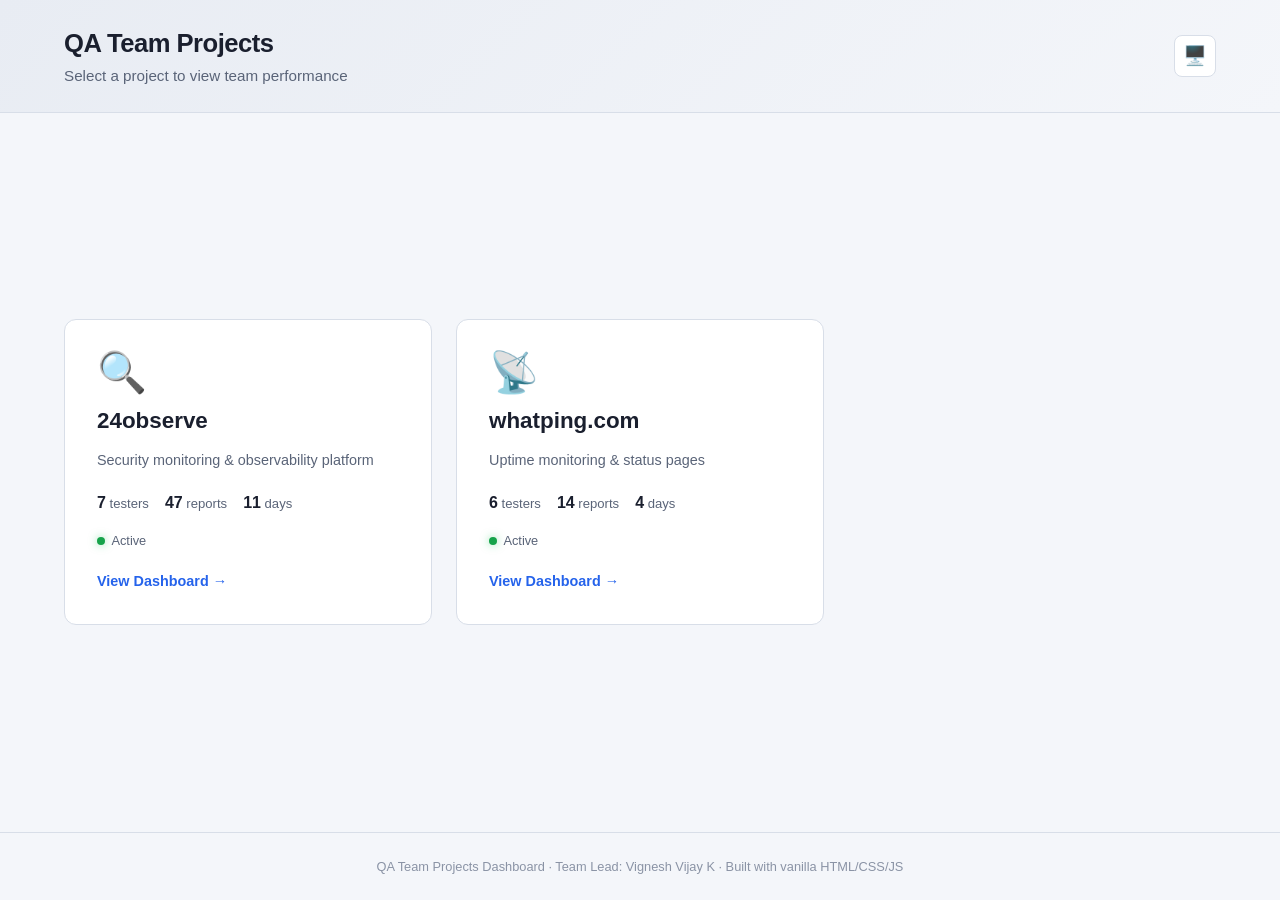
<file: index.html>
<!DOCTYPE html>
<html lang="en" data-theme="dark">
<head>
  <meta charset="UTF-8" />
  <meta name="viewport" content="width=device-width, initial-scale=1.0" />
  <title>QA Team — Projects Dashboard</title>
  <meta name="description" content="Select a project to view its QA team performance dashboard." />
  <link rel="stylesheet" href="style.css" />
  <script>
    (function() {
      try {
        var t = localStorage.getItem('qa-dashboard-theme');
        if (t !== 'light' && t !== 'dark') t = 'auto';
        var resolved = (t === 'auto' || !t)
          ? (window.matchMedia('(prefers-color-scheme: light)').matches ? 'light' : 'dark')
          : t;
        document.documentElement.setAttribute('data-theme', resolved);
        document.documentElement.setAttribute('data-theme-pref', t);
      } catch(e) {}
    })();
  </script>
</head>
<body class="projects-page">
  <header class="site-header">
    <div class="header-inner">
      <div class="header-titles">
        <h1>QA Team Projects</h1>
        <p class="subtitle">Select a project to view team performance</p>
      </div>
      <div class="header-meta">
        <button id="themeToggle" class="theme-toggle" type="button" aria-label="Cycle theme" title="Cycle: Auto → Dark → Light">
          <span class="theme-icon theme-icon-auto">🖥️</span>
          <span class="theme-icon theme-icon-dark">🌙</span>
          <span class="theme-icon theme-icon-light">☀️</span>
        </button>
      </div>
    </div>
  </header>

  <main class="projects-main">
    <div class="projects-grid">

      <!-- 24observe -->
      <a href="24observe.html" class="project-card project-card--active" id="card-24observe">
        <div class="project-icon">🔍</div>
        <h2 class="project-name">24observe</h2>
        <p class="project-desc">Security monitoring & observability platform</p>
        <div class="project-stats">
          <span class="project-stat"><strong id="stat-24observe-testers">—</strong> testers</span>
          <span class="project-stat"><strong id="stat-24observe-reports">—</strong> reports</span>
          <span class="project-stat"><strong id="stat-24observe-days">—</strong> days</span>
        </div>
        <div class="project-status">
          <span class="status-dot status-active"></span> Active
        </div>
        <div class="project-cta">View Dashboard →</div>
      </a>

      <!-- whatping.com -->
      <a href="whatping.html" class="project-card" id="card-whatping">
        <div class="project-icon">📡</div>
        <h2 class="project-name">whatping.com</h2>
        <p class="project-desc">Uptime monitoring & status pages</p>
        <div class="project-stats">
          <span class="project-stat"><strong id="stat-whatping-testers">—</strong> testers</span>
          <span class="project-stat"><strong id="stat-whatping-reports">—</strong> reports</span>
          <span class="project-stat"><strong id="stat-whatping-days">—</strong> days</span>
        </div>
        <div class="project-status" id="whatping-status">
          <span class="status-dot status-soon"></span> Coming Soon
        </div>
        <div class="project-cta" id="whatping-cta">Coming Soon</div>
      </a>

    </div>
  </main>

  <footer class="site-footer">
    <p>QA Team Projects Dashboard · Team Lead: Vignesh Vijay K · Built with vanilla HTML/CSS/JS</p>
  </footer>

  <script>
    // Theme toggle (same logic as dashboard)
    (function() {
      var btn = document.getElementById('themeToggle');
      if (!btn) return;
      btn.addEventListener('click', function() {
        var pref = document.documentElement.getAttribute('data-theme-pref') || 'auto';
        var next = pref === 'auto' ? 'dark' : pref === 'dark' ? 'light' : 'auto';
        var resolved = next === 'auto'
          ? (window.matchMedia('(prefers-color-scheme: light)').matches ? 'light' : 'dark')
          : next;
        document.documentElement.setAttribute('data-theme', resolved);
        document.documentElement.setAttribute('data-theme-pref', next);
        try { localStorage.setItem('qa-dashboard-theme', next); } catch(e) {}
      });
    })();

    // Fetch live stats for each project
    (function() {
      async function loadStats(dataUrl, prefix) {
        try {
          const res = await fetch(dataUrl, { cache: 'no-store' });
          if (!res.ok) return;
          const data = await res.json();
          const testers = (data.members || []).length;
          const reports = (data.reports || []).length;
          const days = (data.dateRange || []).length;
          document.getElementById('stat-' + prefix + '-testers').textContent = testers;
          document.getElementById('stat-' + prefix + '-reports').textContent = reports;
          document.getElementById('stat-' + prefix + '-days').textContent = days;
          // If whatping has data, upgrade it from "Coming Soon" to "Active"
          if (prefix === 'whatping' && testers > 0) {
            document.getElementById('card-whatping').classList.remove('project-card--coming-soon');
            document.getElementById('card-whatping').classList.add('project-card--active');
            document.getElementById('whatping-status').innerHTML =
              '<span class="status-dot status-active"></span> Active';
            document.getElementById('whatping-cta').textContent = 'View Dashboard →';
          }
        } catch (e) { /* stats will show — */ }
      }
      loadStats('data.json', '24observe');
      loadStats('whatping-data.json', 'whatping');
    })();
  </script>
</body>
</html>
</file>
<file: style.css>
/* ──────────────────────────────────────────────────────────────────────
   QA Team — Projects Dashboard
   Vanilla CSS, no frameworks. Dark + light theme, responsive.
   ────────────────────────────────────────────────────────────────────── */

/* ─── Projects landing page ──────────────────────────────────────────── */

.projects-page {
  display: flex;
  flex-direction: column;
  min-height: 100vh;
}

.projects-main {
  flex: 1;
  max-width: 1200px;
  margin: 0 auto;
  padding: 3rem 1.5rem;
  width: 100%;
  display: flex;
  align-items: center;
  justify-content: center;
}

.projects-grid {
  display: grid;
  grid-template-columns: repeat(auto-fill, minmax(340px, 1fr));
  gap: 1.5rem;
  width: 100%;
}

.project-card {
  background: var(--bg-card);
  border: 1px solid var(--border);
  border-radius: var(--radius);
  padding: 2rem;
  text-decoration: none;
  color: var(--text);
  display: flex;
  flex-direction: column;
  gap: 0.75rem;
  position: relative;
  overflow: hidden;
  transition: all 0.25s cubic-bezier(0.34, 1.56, 0.64, 1);
  animation: fadeInUp 0.6s ease-out both;
}

.project-card:nth-child(2) { animation-delay: 0.15s; }

.project-card:hover {
  transform: translateY(-6px) scale(1.02);
  border-color: var(--accent);
  box-shadow: 0 16px 48px rgba(0, 0, 0, 0.4), 0 0 24px rgba(79, 140, 255, 0.12);
}

.project-card--active:hover {
  border-color: var(--accent);
}

.project-card--coming-soon {
  opacity: 0.7;
  cursor: default;
}

.project-card--coming-soon:hover {
  transform: translateY(-3px);
  border-color: var(--border-strong);
  box-shadow: 0 8px 24px rgba(0, 0, 0, 0.2);
}

.project-icon {
  font-size: 2.5rem;
  line-height: 1;
}

.project-name {
  font-size: 1.4rem;
  font-weight: 700;
  margin: 0;
}

.project-desc {
  color: var(--text-muted);
  font-size: 0.9rem;
  margin: 0;
}

.project-stats {
  display: flex;
  gap: 1rem;
  flex-wrap: wrap;
  margin-top: 0.5rem;
}

.project-stat {
  font-size: 0.82rem;
  color: var(--text-muted);
}

.project-stat strong {
  color: var(--text);
  font-size: 1rem;
}

.project-status {
  display: flex;
  align-items: center;
  gap: 0.4rem;
  font-size: 0.8rem;
  color: var(--text-muted);
  margin-top: 0.25rem;
}

.status-dot {
  width: 8px;
  height: 8px;
  border-radius: 50%;
  display: inline-block;
}

.status-active {
  background: var(--present);
  box-shadow: 0 0 8px rgba(34, 197, 94, 0.5);
  animation: pulseGlow 2s ease-in-out infinite;
}

.status-soon {
  background: var(--text-dim);
}

.project-cta {
  margin-top: 0.5rem;
  font-size: 0.9rem;
  font-weight: 600;
  color: var(--accent);
  transition: transform 0.2s ease;
}

.project-card:hover .project-cta {
  transform: translateX(4px);
}

.project-card--coming-soon .project-cta {
  color: var(--text-dim);
}

/* Shine sweep on active project card */
.project-card--active::before {
  content: '';
  position: absolute;
  top: 0;
  left: -100%;
  width: 60%;
  height: 100%;
  background: linear-gradient(90deg, transparent 0%, rgba(255,255,255,0.06) 50%, transparent 100%);
  transition: left 0.6s ease;
  pointer-events: none;
}

.project-card--active:hover::before {
  left: 150%;
}

/* ─── Back to projects button ────────────────────────────────────────── */

.back-to-projects {
  display: inline-flex;
  align-items: center;
  gap: 0.3rem;
  font-size: 0.85rem;
  font-weight: 600;
  color: var(--accent);
  text-decoration: none;
  padding: 0.4rem 0.8rem;
  border-radius: var(--radius-sm);
  background: var(--accent-soft);
  border: 1px solid rgba(79, 140, 255, 0.2);
  transition: all 0.2s ease;
  white-space: nowrap;
  animation: fadeInLeft 0.5s ease-out 0.2s both;
}

.back-to-projects:hover {
  background: rgba(79, 140, 255, 0.25);
  border-color: var(--accent);
  transform: translateX(-3px);
}

/* ─── Coming soon box ────────────────────────────────────────────────── */

.coming-soon-box {
  text-align: center;
  max-width: 480px;
  padding: 3rem 2rem;
  background: var(--bg-card);
  border: 1px solid var(--border);
  border-radius: var(--radius);
  box-shadow: var(--shadow);
  animation: scaleIn 0.6s ease-out both;
}

.coming-soon-icon {
  font-size: 3rem;
  margin-bottom: 1rem;
}

.coming-soon-box h2 {
  font-size: 1.5rem;
  font-weight: 700;
  margin-bottom: 0.5rem;
}

.coming-soon-box p {
  color: var(--text-muted);
  font-size: 0.9rem;
  margin-bottom: 0.5rem;
}

.coming-soon-hint {
  font-size: 0.82rem !important;
  color: var(--text-dim) !important;
}

/* ─── Projects page responsive ───────────────────────────────────────── */

@media (max-width: 768px) {
  .projects-grid { grid-template-columns: 1fr; }
  .projects-main { padding: 2rem 1rem; }
}

@media (max-width: 480px) {
  .projects-main { padding: 1.5rem 0.75rem; }
  .project-card { padding: 1.5rem; }
  .project-icon { font-size: 2rem; }
  .project-name { font-size: 1.2rem; }
  .coming-soon-box { padding: 2rem 1.5rem; }
  .coming-soon-icon { font-size: 2.5rem; }
  .coming-soon-box h2 { font-size: 1.2rem; }
}

/* ── Dark theme (default) ─────────────────────────────────────────────── */
:root,
[data-theme="dark"] {
  --bg: #0f1117;
  --bg-card: #181b24;
  --bg-card-hover: #1f2330;
  --bg-elev: #20242f;
  --border: #2a2f3d;
  --border-strong: #3a4150;
  --text: #e6e9ef;
  --text-muted: #9aa3b2;
  --text-dim: #6b7280;
  --accent: #4f8cff;
  --accent-soft: rgba(79, 140, 255, 0.15);
  --gold: #ffd54a;
  --silver: #c0c8d4;
  --bronze: #e0935a;

  --sev-critical: #ff5c5c;
  --sev-high: #ff9f43;
  --sev-medium: #ffd54a;
  --sev-lowmedium: #a3e635;
  --sev-low: #4ade80;

  --present: #22c55e;
  --absent: #2a2f3d;

  --radius: 12px;
  --radius-sm: 8px;
  --shadow: 0 4px 20px rgba(0, 0, 0, 0.3);
  --shadow-lg: 0 12px 40px rgba(0, 0, 0, 0.5);
  --font: -apple-system, BlinkMacSystemFont, "Segoe UI", Roboto, Helvetica, Arial, sans-serif;
  --mono: "SF Mono", "Fira Code", "Consolas", monospace;

  --header-bg: linear-gradient(135deg, #1a1f2e 0%, #0f1117 100%);
  --scrollbar-track: #0f1117;
  --scrollbar-thumb: #3a4150;
}

/* ── Light theme ──────────────────────────────────────────────────────── */
[data-theme="light"] {
  --bg: #f4f6fa;
  --bg-card: #ffffff;
  --bg-card-hover: #f0f3f8;
  --bg-elev: #eef1f6;
  --border: #d8dee8;
  --border-strong: #c0c8d4;
  --text: #1a1f2e;
  --text-muted: #5a6478;
  --text-dim: #8a93a5;
  --accent: #2563eb;
  --accent-soft: rgba(37, 99, 235, 0.12);
  --gold: #d4a017;
  --silver: #8a93a5;
  --bronze: #c47a3a;

  --sev-critical: #dc2626;
  --sev-high: #ea580c;
  --sev-medium: #ca8a04;
  --sev-lowmedium: #65a30d;
  --sev-low: #16a34a;

  --present: #16a34a;
  --absent: #e2e6ee;

  --shadow: 0 4px 20px rgba(0, 0, 0, 0.08);
  --shadow-lg: 0 12px 40px rgba(0, 0, 0, 0.12);

  --header-bg: linear-gradient(135deg, #e8ecf3 0%, #f4f6fa 100%);
  --scrollbar-track: #f4f6fa;
  --scrollbar-thumb: #c0c8d4;
}

/* Smooth color transitions on theme switch */
body,
.site-header,
.toolbar,
.card,
.rank-card,
.chart-box,
.modal-content,
.admin-badge,
.updated-badge,
.filter-select,
.filter-input,
.attendance-table th,
.reports-table th,
.report-viewer-wrap,
.btn,
.tag {
  transition: background-color 0.3s ease, color 0.3s ease, border-color 0.3s ease, box-shadow 0.3s ease;
}

* { box-sizing: border-box; margin: 0; padding: 0; }

html { scroll-behavior: smooth; }

body {
  font-family: var(--font);
  background: var(--bg);
  color: var(--text);
  line-height: 1.5;
  min-height: 100vh;
}

/* ─── Header ─────────────────────────────────────────────────────────── */

.site-header {
  background: var(--header-bg);
  border-bottom: 1px solid var(--border);
  padding: 1.5rem 0;
}

.header-inner {
  max-width: 1200px;
  margin: 0 auto;
  padding: 0 1.5rem;
  display: flex;
  justify-content: space-between;
  align-items: center;
  gap: 1rem 1.5rem;
  flex-wrap: wrap;
}

/* Back button takes full width on its own row */
.back-to-projects {
  flex-basis: 100%;
  margin-bottom: 0.25rem;
}

.header-titles h1 {
  font-size: 1.6rem;
  font-weight: 700;
  letter-spacing: -0.02em;
}

.subtitle {
  color: var(--text-muted);
  font-size: 0.95rem;
  margin-top: 0.15rem;
}

.header-meta {
  display: flex;
  gap: 0.75rem;
  flex-wrap: wrap;
  align-items: flex-start;
}

/* ─── Theme toggle button ────────────────────────────────────────────── */

.theme-toggle {
  background: var(--bg-card);
  border: 1px solid var(--border);
  border-radius: var(--radius-sm);
  width: 42px;
  height: 42px;
  cursor: pointer;
  display: flex;
  align-items: center;
  justify-content: center;
  font-size: 1.2rem;
  position: relative;
  overflow: hidden;
  transition: all 0.25s ease;
  flex-shrink: 0;
  animation: scaleIn 0.5s ease-out 0.35s both;
}

.theme-toggle:hover {
  border-color: var(--accent);
  transform: scale(1.08) rotate(8deg);
  box-shadow: 0 4px 16px rgba(79, 140, 255, 0.2);
}

.theme-toggle:active {
  transform: scale(0.95);
}

.theme-icon {
  position: absolute;
  top: 50%;
  left: 50%;
  transform: translate(-50%, -50%);
  line-height: 1;
  transition: opacity 0.3s ease, transform 0.3s ease;
  pointer-events: none;
}

/* Auto mode: show 🖥️ (monitor icon) */
[data-theme-pref="auto"] .theme-icon-auto { opacity: 1; transform: translate(-50%, -50%) rotate(0) scale(1); }
[data-theme-pref="auto"] .theme-icon-dark { opacity: 0; transform: translate(-50%, -50%) rotate(180) scale(0); }
[data-theme-pref="auto"] .theme-icon-light { opacity: 0; transform: translate(-50%, -50%) rotate(-180) scale(0); }

/* Dark mode: show 🌙 (moon) */
[data-theme-pref="dark"] .theme-icon-auto { opacity: 0; transform: translate(-50%, -50%) rotate(-180) scale(0); }
[data-theme-pref="dark"] .theme-icon-dark { opacity: 1; transform: translate(-50%, -50%) rotate(0) scale(1); }
[data-theme-pref="dark"] .theme-icon-light { opacity: 0; transform: translate(-50%, -50%) rotate(180) scale(0); }

/* Light mode: show ☀️ (sun) */
[data-theme-pref="light"] .theme-icon-auto { opacity: 0; transform: translate(-50%, -50%) rotate(180) scale(0); }
[data-theme-pref="light"] .theme-icon-dark { opacity: 0; transform: translate(-50%, -50%) rotate(-180) scale(0); }
[data-theme-pref="light"] .theme-icon-light { opacity: 1; transform: translate(-50%, -50%) rotate(0) scale(1); }

.admin-badge,
.updated-badge {
  background: var(--bg-card);
  border: 1px solid var(--border);
  border-radius: var(--radius-sm);
  padding: 0.5rem 0.85rem;
  display: flex;
  flex-direction: column;
  gap: 0.1rem;
  min-width: 140px;
}

.admin-label,
.updated-label {
  font-size: 0.7rem;
  text-transform: uppercase;
  letter-spacing: 0.06em;
  color: var(--text-dim);
}

.admin-name {
  font-weight: 600;
  color: var(--accent);
  font-size: 0.95rem;
}

.updated-value {
  font-size: 0.85rem;
  color: var(--text-muted);
  font-variant-numeric: tabular-nums;
}

/* ─── Toolbar ────────────────────────────────────────────────────────── */

.toolbar {
  background: var(--bg-card);
  border-bottom: 1px solid var(--border);
  padding: 0.85rem 0;
  position: sticky;
  top: 0;
  z-index: 50;
  backdrop-filter: blur(8px);
}

.toolbar-inner {
  max-width: 1200px;
  margin: 0 auto;
  padding: 0 1.5rem;
  display: flex;
  justify-content: space-between;
  align-items: center;
  gap: 1rem;
  flex-wrap: wrap;
}

.summary-stats {
  display: flex;
  gap: 1.5rem;
  flex-wrap: wrap;
}

.stat-pill {
  display: flex;
  flex-direction: column;
  gap: 0.1rem;
}

.stat-pill .stat-value {
  font-size: 1.1rem;
  font-weight: 700;
  color: var(--text);
  font-variant-numeric: tabular-nums;
}

.stat-pill .stat-label {
  font-size: 0.7rem;
  text-transform: uppercase;
  letter-spacing: 0.05em;
  color: var(--text-dim);
}

.toolbar-actions {
  display: flex;
  gap: 0.5rem;
  flex-wrap: wrap;
}

.btn {
  font-family: var(--font);
  font-size: 0.85rem;
  font-weight: 600;
  padding: 0.55rem 1rem;
  border-radius: var(--radius-sm);
  border: 1px solid transparent;
  cursor: pointer;
  transition: all 0.15s ease;
  white-space: nowrap;
}

.btn-primary {
  background: var(--accent);
  color: #fff;
}

.btn-primary:hover { background: #3d7aee; }

.btn-secondary {
  background: var(--bg-elev);
  color: var(--text);
  border-color: var(--border-strong);
}

.btn-secondary:hover {
  background: var(--bg-card-hover);
  border-color: var(--accent);
}

/* ─── Main layout ────────────────────────────────────────────────────── */

.main {
  max-width: 1200px;
  margin: 0 auto;
  padding: 1.5rem;
  display: flex;
  flex-direction: column;
  gap: 1.5rem;
}

.card {
  background: var(--bg-card);
  border: 1px solid var(--border);
  border-radius: var(--radius);
  padding: 1.5rem;
  box-shadow: var(--shadow);
}

.section-title {
  font-size: 1.2rem;
  font-weight: 700;
  margin-bottom: 0.4rem;
}

.section-desc {
  color: var(--text-muted);
  font-size: 0.85rem;
  margin-bottom: 1.25rem;
}

.section-desc code {
  background: var(--bg-elev);
  padding: 0.1rem 0.35rem;
  border-radius: 4px;
  font-family: var(--mono);
  font-size: 0.8rem;
}

/* ─── Loading / error states ─────────────────────────────────────────── */

.state-msg {
  text-align: center;
  padding: 3rem 1rem;
  color: var(--text-muted);
}

.state-msg.hidden { display: none; }

.spinner {
  width: 36px;
  height: 36px;
  border: 3px solid var(--border);
  border-top-color: var(--accent);
  border-radius: 50%;
  margin: 0 auto 1rem;
  animation: spin 0.8s linear infinite;
}

@keyframes spin { to { transform: rotate(360deg); } }

.error-title {
  color: var(--sev-critical);
  font-size: 1.1rem;
  font-weight: 700;
  margin-bottom: 0.5rem;
}

.error-detail { margin-bottom: 0.75rem; }

.error-hint { font-size: 0.85rem; color: var(--text-dim); }

.error-hint code,
.error-detail code {
  background: var(--bg-elev);
  padding: 0.1rem 0.35rem;
  border-radius: 4px;
  font-family: var(--mono);
}

#dashboard.hidden { display: none; }

/* ─── Leaderboard ────────────────────────────────────────────────────── */

.leaderboard {
  display: grid;
  grid-template-columns: repeat(auto-fill, minmax(280px, 1fr));
  gap: 1rem;
}

.rank-card {
  background: var(--bg-elev);
  border: 1px solid var(--border);
  border-radius: var(--radius);
  padding: 1.1rem;
  cursor: pointer;
  transition: all 0.18s ease;
  display: flex;
  flex-direction: column;
  gap: 0.85rem;
  position: relative;
  overflow: hidden;
}

.rank-card:hover {
  border-color: var(--accent);
  background: var(--bg-card-hover);
  transform: translateY(-2px);
  box-shadow: var(--shadow-lg);
}

.rank-card.rank-1 { border-color: var(--gold); }
.rank-card.rank-1::before {
  content: "🥇";
  position: absolute;
  top: 0.5rem;
  right: 0.7rem;
  font-size: 1.3rem;
}
.rank-card.rank-2 { border-color: var(--silver); }
.rank-card.rank-2::before {
  content: "🥈";
  position: absolute;
  top: 0.5rem;
  right: 0.7rem;
  font-size: 1.3rem;
}
.rank-card.rank-3 { border-color: var(--bronze); }
.rank-card.rank-3::before {
  content: "🥉";
  position: absolute;
  top: 0.5rem;
  right: 0.7rem;
  font-size: 1.3rem;
}

.rank-card-top {
  display: flex;
  align-items: center;
  gap: 0.85rem;
}

.rank-number {
  font-size: 1.4rem;
  font-weight: 800;
  color: var(--text-dim);
  min-width: 1.5rem;
  font-variant-numeric: tabular-nums;
}

.rank-1 .rank-number { color: var(--gold); }
.rank-2 .rank-number { color: var(--silver); }
.rank-3 .rank-number { color: var(--bronze); }

.avatar {
  width: 42px;
  height: 42px;
  border-radius: 50%;
  background: var(--accent-soft);
  color: var(--accent);
  display: flex;
  align-items: center;
  justify-content: center;
  font-weight: 700;
  font-size: 0.95rem;
  flex-shrink: 0;
}

.rank-name {
  font-weight: 600;
  font-size: 1rem;
}

.rank-score {
  font-size: 0.8rem;
  color: var(--text-muted);
}

.rank-score .score-value {
  color: var(--accent);
  font-weight: 700;
  font-size: 1.1rem;
}

.rank-stats {
  display: grid;
  grid-template-columns: 1fr 1fr;
  gap: 0.5rem;
}

.rank-stat {
  background: var(--bg-card);
  border-radius: var(--radius-sm);
  padding: 0.5rem 0.6rem;
  text-align: center;
}

.rank-stat .rank-stat-value {
  font-size: 1.1rem;
  font-weight: 700;
  font-variant-numeric: tabular-nums;
}

.rank-stat .rank-stat-label {
  font-size: 0.68rem;
  text-transform: uppercase;
  letter-spacing: 0.04em;
  color: var(--text-dim);
}

/* Severity mini bar */
.sev-bar {
  display: flex;
  height: 8px;
  border-radius: 4px;
  overflow: hidden;
  background: var(--bg-card);
}

.sev-bar > span {
  display: block;
  height: 100%;
}

.sev-bar .seg-critical { background: var(--sev-critical); }
.sev-bar .seg-high { background: var(--sev-high); }
.sev-bar .seg-medium { background: var(--sev-medium); }
.sev-bar .seg-lowmedium { background: var(--sev-lowmedium); }
.sev-bar .seg-low { background: var(--sev-low); }

.sev-legend {
  display: flex;
  flex-wrap: wrap;
  gap: 0.5rem 0.85rem;
  font-size: 0.72rem;
  color: var(--text-muted);
}

.sev-legend .dot {
  display: inline-block;
  width: 9px;
  height: 9px;
  border-radius: 50%;
  margin-right: 0.3rem;
  vertical-align: middle;
}

/* ─── Charts ─────────────────────────────────────────────────────────── */

.charts-grid {
  display: grid;
  grid-template-columns: 1fr 1fr;
  gap: 1.25rem;
}

.chart-box {
  background: var(--bg-elev);
  border: 1px solid var(--border);
  border-radius: var(--radius-sm);
  padding: 1rem;
  min-height: 280px;
  position: relative;
}

.chart-box--wide {
  grid-column: 1 / -1;
}

.chart-title {
  font-size: 0.9rem;
  font-weight: 600;
  color: var(--text-muted);
  margin-bottom: 0.75rem;
}

.chart-box canvas {
  max-height: 240px;
}

.chart-box--wide canvas {
  max-height: 300px;
}

/* ─── Attendance grid ────────────────────────────────────────────────── */

.attendance-wrap {
  overflow-x: auto;
}

.attendance-table {
  border-collapse: collapse;
  width: 100%;
  font-size: 0.85rem;
}

.attendance-table th,
.attendance-table td {
  padding: 0.6rem 0.5rem;
  text-align: center;
  border-bottom: 1px solid var(--border);
}

.attendance-table th {
  color: var(--text-dim);
  font-weight: 600;
  font-size: 0.72rem;
  text-transform: uppercase;
  letter-spacing: 0.04em;
  position: sticky;
  top: 0;
  background: var(--bg-card);
}

.attendance-table td.name-cell {
  text-align: left;
  font-weight: 600;
  white-space: nowrap;
  cursor: pointer;
  color: var(--text);
}

.attendance-table td.name-cell:hover {
  color: var(--accent);
}

.attendance-table .day-cell {
  width: 36px;
  height: 36px;
}

.attendance-table .day-cell.present {
  background: var(--present);
  color: #052e16;
  font-weight: 700;
  border-radius: 6px;
  position: relative;
}

.attendance-table .day-cell.present::after {
  content: "✓";
  font-size: 0.85rem;
}

.attendance-table .day-cell.absent {
  background: var(--absent);
  color: var(--text-dim);
  border-radius: 6px;
}

.attendance-table .day-cell.absent::after {
  content: "–";
  color: var(--text-dim);
}

.attendance-table tfoot td {
  font-weight: 700;
  color: var(--text);
  border-top: 2px solid var(--border-strong);
}

/* ─── Modal ──────────────────────────────────────────────────────────── */

.modal {
  position: fixed;
  inset: 0;
  z-index: 100;
  display: flex;
  align-items: center;
  justify-content: center;
  padding: 1rem;
}

.modal.hidden { display: none; }

.modal-backdrop {
  position: absolute;
  inset: 0;
  background: rgba(0, 0, 0, 0.65);
  backdrop-filter: blur(4px);
}

.modal-content {
  position: relative;
  background: var(--bg-card);
  border: 1px solid var(--border-strong);
  border-radius: var(--radius);
  padding: 1.75rem;
  max-width: 640px;
  width: 100%;
  max-height: 85vh;
  overflow-y: auto;
  box-shadow: var(--shadow-lg);
}

.modal-close {
  position: absolute;
  top: 0.75rem;
  right: 0.9rem;
  background: none;
  border: none;
  color: var(--text-muted);
  font-size: 1.6rem;
  cursor: pointer;
  line-height: 1;
  padding: 0.25rem 0.5rem;
  border-radius: 6px;
  transition: all 0.15s ease;
}

.modal-close:hover {
  color: var(--text);
  background: var(--bg-elev);
}

.modal-header {
  display: flex;
  align-items: center;
  gap: 1rem;
  margin-bottom: 1.25rem;
  padding-right: 2rem;
}

.modal-avatar {
  width: 56px;
  height: 56px;
  border-radius: 50%;
  background: var(--accent-soft);
  color: var(--accent);
  display: flex;
  align-items: center;
  justify-content: center;
  font-weight: 700;
  font-size: 1.2rem;
  flex-shrink: 0;
}

.modal-header h2 {
  font-size: 1.3rem;
  font-weight: 700;
}

.modal-rank {
  color: var(--text-muted);
  font-size: 0.85rem;
}

.modal-stats {
  display: grid;
  grid-template-columns: repeat(auto-fill, minmax(110px, 1fr));
  gap: 0.6rem;
  margin-bottom: 1.5rem;
}

.modal-stat {
  background: var(--bg-elev);
  border-radius: var(--radius-sm);
  padding: 0.6rem 0.7rem;
  text-align: center;
}

.modal-stat .modal-stat-value {
  font-size: 1.2rem;
  font-weight: 700;
  font-variant-numeric: tabular-nums;
}

.modal-stat .modal-stat-label {
  font-size: 0.68rem;
  text-transform: uppercase;
  letter-spacing: 0.04em;
  color: var(--text-dim);
}

.modal-subtitle {
  font-size: 0.95rem;
  font-weight: 600;
  margin: 1.25rem 0 0.6rem;
  color: var(--text-muted);
}

.modal-table-wrap {
  overflow-x: auto;
  margin-bottom: 1rem;
}

.modal-table {
  border-collapse: collapse;
  width: 100%;
  font-size: 0.85rem;
}

.modal-table th,
.modal-table td {
  padding: 0.5rem 0.6rem;
  text-align: center;
  border-bottom: 1px solid var(--border);
}

.modal-table th {
  color: var(--text-dim);
  font-weight: 600;
  font-size: 0.72rem;
  text-transform: uppercase;
}

.modal-table td.date-cell {
  text-align: left;
  font-variant-numeric: tabular-nums;
  white-space: nowrap;
}

.modal-dates {
  display: flex;
  flex-wrap: wrap;
  gap: 0.4rem;
}

.modal-dates .date-chip {
  background: var(--bg-elev);
  border: 1px solid var(--border);
  border-radius: 999px;
  padding: 0.3rem 0.7rem;
  font-size: 0.78rem;
  font-variant-numeric: tabular-nums;
  color: var(--text-muted);
}

/* ─── Daily reports section ──────────────────────────────────────────── */

.reports-filters {
  display: flex;
  gap: 0.6rem;
  margin-bottom: 1rem;
  flex-wrap: wrap;
}

.filter-select,
.filter-input {
  font-family: var(--font);
  font-size: 0.85rem;
  background: var(--bg-elev);
  color: var(--text);
  border: 1px solid var(--border-strong);
  border-radius: var(--radius-sm);
  padding: 0.5rem 0.7rem;
  outline: none;
  transition: border-color 0.15s ease;
}

.filter-select { cursor: pointer; }
.filter-input { flex: 1; min-width: 180px; }

.filter-select:focus,
.filter-input:focus { border-color: var(--accent); }

.filter-select option {
  background: var(--bg-card);
  color: var(--text);
}

.reports-table-wrap {
  overflow-x: auto;
}

.reports-table {
  border-collapse: collapse;
  width: 100%;
  font-size: 0.85rem;
}

.reports-table th,
.reports-table td {
  padding: 0.6rem 0.7rem;
  text-align: left;
  border-bottom: 1px solid var(--border);
  vertical-align: middle;
}

.reports-table th {
  color: var(--text-dim);
  font-weight: 600;
  font-size: 0.72rem;
  text-transform: uppercase;
  letter-spacing: 0.04em;
  position: sticky;
  top: 0;
  background: var(--bg-card);
}

.reports-table td.date-cell {
  font-variant-numeric: tabular-nums;
  white-space: nowrap;
}

.reports-table td.name-cell { font-weight: 600; white-space: nowrap; }

.reports-table td.report-name {
  max-width: 320px;
  overflow: hidden;
  text-overflow: ellipsis;
  white-space: nowrap;
  color: var(--text-muted);
  font-family: var(--mono);
  font-size: 0.8rem;
}

.reports-table td.bugs-cell {
  text-align: center;
  font-variant-numeric: tabular-nums;
  font-weight: 600;
}

.reports-table td.actions-cell {
  display: flex;
  gap: 0.4rem;
  white-space: nowrap;
  border-bottom: 1px solid var(--border);
}

.reports-table tr:hover td { background: var(--bg-card-hover); }

.reports-empty {
  text-align: center;
  color: var(--text-dim);
  padding: 2rem 1rem !important;
}

.reports-count {
  margin-top: 0.6rem;
  font-size: 0.78rem;
  color: var(--text-dim);
}

.btn-small {
  font-size: 0.75rem;
  padding: 0.35rem 0.6rem;
  text-decoration: none;
  display: inline-flex;
  align-items: center;
}

/* ─── Report viewer modal ────────────────────────────────────────────── */

.modal-content--wide {
  max-width: 860px;
}

.report-modal-header {
  display: flex;
  justify-content: space-between;
  align-items: flex-start;
  gap: 1rem;
  margin-bottom: 1rem;
  padding-right: 2rem;
  flex-wrap: wrap;
}

.report-modal-header h2 {
  font-size: 1.05rem;
  font-weight: 700;
  word-break: break-all;
}

.report-modal-meta {
  color: var(--text-muted);
  font-size: 0.85rem;
  margin-top: 0.2rem;
}

.report-viewer-wrap {
  background: var(--bg);
  border: 1px solid var(--border);
  border-radius: var(--radius-sm);
  padding: 1rem;
  max-height: 60vh;
  overflow: auto;
}

.report-viewer {
  font-family: var(--mono);
  font-size: 0.78rem;
  line-height: 1.6;
  color: var(--text);
  white-space: pre-wrap;
  word-break: break-word;
  margin: 0;
}

/* ─── Footer ─────────────────────────────────────────────────────────── */

.site-footer {
  border-top: 1px solid var(--border);
  padding: 1.5rem;
  text-align: center;
  color: var(--text-dim);
  font-size: 0.8rem;
}

.site-footer code {
  background: var(--bg-elev);
  padding: 0.1rem 0.35rem;
  border-radius: 4px;
  font-family: var(--mono);
}

/* ─── Responsive — tablet & mobile ───────────────────────────────────── */

/* ── Tablet (≤ 768px) ─────────────────────────────────────────────────── */
@media (max-width: 768px) {
  .header-inner { flex-direction: column; align-items: flex-start; gap: 1rem; padding: 0 1rem; }
  .header-titles h1 { font-size: 1.35rem; }
  .subtitle { font-size: 0.85rem; }
  .header-meta { width: 100%; justify-content: space-between; }
  .toolbar-inner { flex-direction: column; align-items: stretch; padding: 0 1rem; gap: 0.75rem; }
  .summary-stats { gap: 0.85rem; }
  .stat-pill .stat-value { font-size: 1rem; }
  .toolbar-actions { justify-content: stretch; }
  .toolbar-actions .btn { flex: 1; font-size: 0.8rem; padding: 0.5rem 0.6rem; }
  .main { padding: 1rem; gap: 1rem; }
  .card { padding: 1.1rem; }
  .leaderboard { grid-template-columns: 1fr; }
  .rank-stats { grid-template-columns: 1fr 1fr 1fr 1fr !important; }
  .charts-grid { grid-template-columns: 1fr; }
  .chart-box { min-height: 240px; }
  .chart-box canvas { max-height: 200px; }
  .chart-box--wide canvas { max-height: 260px; }
  .attendance-wrap { overflow-x: auto; -webkit-overflow-scrolling: touch; }
  .attendance-table { min-width: 400px; }
  .reports-table-wrap { overflow-x: auto; -webkit-overflow-scrolling: touch; }
  .reports-table { min-width: 500px; }
  .reports-filters { flex-direction: column; }
  .filter-select, .filter-input { width: 100%; }
  .modal-content { padding: 1.25rem; max-height: 90vh; }
  .modal-content--wide { max-width: 100%; }
  .modal-stats { grid-template-columns: repeat(3, 1fr); }
  .modal-table-wrap { overflow-x: auto; -webkit-overflow-scrolling: touch; }
  .modal-table { min-width: 360px; }
  .report-viewer { font-size: 0.72rem; }
  .report-modal-header { flex-direction: column; align-items: flex-start; gap: 0.75rem; }
}

/* ── Mobile (≤ 480px) ─────────────────────────────────────────────────── */
@media (max-width: 480px) {
  .site-header { padding: 1rem 0; }
  .header-inner { padding: 0 0.75rem; gap: 0.75rem; }
  .header-titles h1 { font-size: 1.15rem; }
  .subtitle { font-size: 0.78rem; }
  .header-meta { gap: 0.5rem; }
  .admin-badge, .updated-badge { min-width: 0; padding: 0.4rem 0.6rem; flex: 1; }
  .admin-label, .updated-label { font-size: 0.62rem; }
  .admin-name { font-size: 0.82rem; }
  .updated-value { font-size: 0.75rem; }
  .theme-toggle { width: 38px; height: 38px; font-size: 1.05rem; }
  .toolbar { padding: 0.6rem 0; }
  .toolbar-inner { padding: 0 0.75rem; gap: 0.5rem; }
  .summary-stats { gap: 0.6rem; }
  .stat-pill .stat-value { font-size: 0.9rem; }
  .stat-pill .stat-label { font-size: 0.62rem; }
  .toolbar-actions { gap: 0.35rem; }
  .toolbar-actions .btn { font-size: 0.72rem; padding: 0.45rem 0.4rem; }
  .main { padding: 0.75rem; gap: 0.75rem; }
  .card { padding: 0.85rem; border-radius: 10px; }
  .section-title { font-size: 1.05rem; }
  .section-desc { font-size: 0.78rem; }
  .rank-card { padding: 0.85rem; gap: 0.65rem; }
  .rank-card-top { gap: 0.6rem; }
  .rank-number { font-size: 1.2rem; }
  .avatar { width: 36px; height: 36px; font-size: 0.85rem; }
  .rank-name { font-size: 0.9rem; }
  .rank-score { font-size: 0.75rem; }
  .score-value { font-size: 1rem; }
  .rank-stats { grid-template-columns: 1fr 1fr !important; gap: 0.4rem; }
  .rank-stat { padding: 0.4rem 0.4rem; }
  .rank-stat-value { font-size: 0.95rem; }
  .rank-stat-label { font-size: 0.6rem; }
  .tag { font-size: 0.65rem; padding: 0.15rem 0.45rem; }
  .coverage-tags, .depth-tags { gap: 0.25rem; }
  .chart-box { padding: 0.7rem; min-height: 200px; }
  .chart-title { font-size: 0.82rem; }
  .chart-box canvas { max-height: 180px; }
  .chart-box--wide canvas { max-height: 220px; }
  .attendance-table { font-size: 0.75rem; min-width: 320px; }
  .attendance-table th, .attendance-table td { padding: 0.4rem 0.3rem; }
  .attendance-table .day-cell { width: 28px; height: 28px; }
  .attendance-table .day-cell.present::after { font-size: 0.7rem; }
  .reports-table { font-size: 0.75rem; min-width: 420px; }
  .reports-table th, .reports-table td { padding: 0.4rem 0.4rem; }
  .reports-table .report-name { max-width: 180px; font-size: 0.72rem; }
  .btn-small { font-size: 0.68rem; padding: 0.3rem 0.45rem; }
  .modal { padding: 0.5rem; }
  .modal-content { padding: 1rem; border-radius: 10px; max-height: 92vh; }
  .modal-header { gap: 0.7rem; padding-right: 1.5rem; }
  .modal-avatar { width: 44px; height: 44px; font-size: 1rem; }
  .modal-header h2 { font-size: 1.1rem; }
  .modal-rank { font-size: 0.78rem; }
  .modal-stats { grid-template-columns: repeat(2, 1fr); gap: 0.4rem; }
  .modal-stat { padding: 0.45rem 0.5rem; }
  .modal-stat-value { font-size: 1rem; }
  .modal-stat-label { font-size: 0.6rem; }
  .modal-subtitle { font-size: 0.85rem; }
  .modal-table { font-size: 0.75rem; min-width: 300px; }
  .modal-table th, .modal-table td { padding: 0.4rem 0.35rem; }
  .modal-dates .date-chip { font-size: 0.7rem; padding: 0.25rem 0.55rem; }
  .modal-close { font-size: 1.4rem; top: 0.5rem; right: 0.6rem; }
  .report-viewer { font-size: 0.68rem; line-height: 1.5; }
  .report-viewer-wrap { padding: 0.7rem; max-height: 50vh; }
  .report-modal-header h2 { font-size: 0.9rem; word-break: break-all; }
  .report-modal-meta { font-size: 0.78rem; }
  .site-footer { padding: 1rem 0.75rem; font-size: 0.72rem; }
  .site-footer p { line-height: 1.6; }
}

/* ── Small phones (≤ 360px) ───────────────────────────────────────────── */
@media (max-width: 360px) {
  .header-titles h1 { font-size: 1rem; }
  .subtitle { font-size: 0.7rem; }
  .admin-badge, .updated-badge { padding: 0.35rem 0.45rem; }
  .admin-name { font-size: 0.75rem; }
  .summary-stats { gap: 0.4rem; }
  .stat-pill .stat-value { font-size: 0.82rem; }
  .toolbar-actions { flex-direction: column; }
  .toolbar-actions .btn { width: 100%; }
  .rank-card { padding: 0.7rem; }
  .rank-stats { gap: 0.3rem; }
  .rank-stat-value { font-size: 0.85rem; }
  .modal-stats { grid-template-columns: 1fr 1fr; }
  .tag { font-size: 0.6rem; padding: 0.12rem 0.38rem; }
}

/* ─── Coverage & depth tags ──────────────────────────────────────────── */

.coverage-tags,
.depth-tags,
.modal-tags {
  display: flex;
  flex-wrap: wrap;
  gap: 0.35rem;
  margin-top: 0.5rem;
}

.depth-tags { margin-top: 0.4rem; }

.modal-tags { margin-bottom: 1rem; }

.tag {
  font-size: 0.72rem;
  padding: 0.2rem 0.55rem;
  border-radius: 999px;
  white-space: nowrap;
  font-weight: 500;
}

.tag-feature {
  background: rgba(79, 140, 255, 0.15);
  color: #4f8cff;
  border: 1px solid rgba(79, 140, 255, 0.3);
}

.tag-method {
  background: rgba(255, 159, 67, 0.15);
  color: #ff9f43;
  border: 1px solid rgba(255, 159, 67, 0.3);
}

.tag-depth {
  background: rgba(74, 222, 128, 0.15);
  color: #4ade80;
  border: 1px solid rgba(74, 222, 128, 0.3);
}

.tag-more {
  background: var(--bg-card);
  color: var(--text-dim);
  border: 1px solid var(--border);
}

.topics-cell {
  text-align: center;
  font-variant-numeric: tabular-nums;
  font-weight: 600;
}

/* 4-column rank stats grid (Topics / Methods / Depth / Days) */
.rank-stats {
  grid-template-columns: 1fr 1fr 1fr 1fr !important;
}

/* ═══════════════════════════════════════════════════════════════════════
   ANIMATIONS — entrance, hover, count-up, tag pop-in, modal transitions
   ═══════════════════════════════════════════════════════════════════════ */

/* ─── Keyframes ──────────────────────────────────────────────────────── */

@keyframes fadeInDown {
  from { opacity: 0; transform: translateY(-20px); }
  to   { opacity: 1; transform: translateY(0); }
}

@keyframes fadeInUp {
  from { opacity: 0; transform: translateY(24px); }
  to   { opacity: 1; transform: translateY(0); }
}

@keyframes fadeInLeft {
  from { opacity: 0; transform: translateX(-24px); }
  to   { opacity: 1; transform: translateX(0); }
}

@keyframes fadeIn {
  from { opacity: 0; }
  to   { opacity: 1; }
}

@keyframes scaleIn {
  from { opacity: 0; transform: scale(0.92); }
  to   { opacity: 1; transform: scale(1); }
}

@keyframes tagPopIn {
  0%   { opacity: 0; transform: scale(0.6) translateY(8px); }
  60%  { opacity: 1; transform: scale(1.08) translateY(0); }
  100% { opacity: 1; transform: scale(1); }
}

@keyframes modalIn {
  from { opacity: 0; transform: scale(0.95) translateY(20px); }
  to   { opacity: 1; transform: scale(1) translateY(0); }
}

@keyframes backdropIn {
  from { opacity: 0; }
  to   { opacity: 1; }
}

@keyframes shimmer {
  0%   { background-position: -200% 0; }
  100% { background-position: 200% 0; }
}

@keyframes pulseGlow {
  0%, 100% { box-shadow: 0 0 0 0 rgba(79, 140, 255, 0); }
  50%      { box-shadow: 0 0 20px 4px rgba(79, 140, 255, 0.15); }
}

@keyframes medalBounce {
  0%   { opacity: 0; transform: scale(0) rotate(-180deg); }
  60%  { opacity: 1; transform: scale(1.3) rotate(10deg); }
  80%  { transform: scale(0.9) rotate(-5deg); }
  100% { opacity: 1; transform: scale(1) rotate(0); }
}

@keyframes countUp {
  from { opacity: 0; transform: translateY(6px); }
  to   { opacity: 1; transform: translateY(0); }
}

@keyframes slideInRow {
  from { opacity: 0; transform: translateX(-16px); }
  to   { opacity: 1; transform: translateX(0); }
}

@keyframes cellPopIn {
  0%   { opacity: 0; transform: scale(0.5); }
  60%  { opacity: 1; transform: scale(1.15); }
  100% { opacity: 1; transform: scale(1); }
}

/* ─── Header entrance ────────────────────────────────────────────────── */

.site-header {
  animation: fadeInDown 0.6s ease-out both;
}

.header-titles h1 {
  animation: fadeInLeft 0.7s ease-out 0.1s both;
}

.subtitle {
  animation: fadeInLeft 0.7s ease-out 0.2s both;
}

.admin-badge {
  animation: scaleIn 0.5s ease-out 0.3s both;
}

.updated-badge {
  animation: scaleIn 0.5s ease-out 0.4s both;
}

/* ─── Toolbar entrance ───────────────────────────────────────────────── */

.toolbar {
  animation: fadeInDown 0.5s ease-out 0.2s both;
}

.stat-pill {
  animation: fadeInUp 0.5s ease-out both;
}

.stat-pill:nth-child(1) { animation-delay: 0.3s; }
.stat-pill:nth-child(2) { animation-delay: 0.35s; }
.stat-pill:nth-child(3) { animation-delay: 0.4s; }
.stat-pill:nth-child(4) { animation-delay: 0.45s; }
.stat-pill:nth-child(5) { animation-delay: 0.5s; }

.toolbar-actions .btn {
  animation: scaleIn 0.4s ease-out 0.4s both;
}

/* ─── Section cards entrance ─────────────────────────────────────────── */

.card {
  animation: fadeInUp 0.6s ease-out both;
}

.section-leaderboard { animation-delay: 0.3s; }
.section-charts      { animation-delay: 0.45s; }
.section-attendance  { animation-delay: 0.6s; }
.section-reports     { animation-delay: 0.75s; }

/* ─── Leaderboard cards staggered entrance ───────────────────────────── */

.rank-card {
  animation: fadeInUp 0.5s ease-out both;
}

.rank-card:nth-child(1) { animation-delay: 0.4s; }
.rank-card:nth-child(2) { animation-delay: 0.5s; }
.rank-card:nth-child(3) { animation-delay: 0.6s; }
.rank-card:nth-child(4) { animation-delay: 0.7s; }
.rank-card:nth-child(5) { animation-delay: 0.8s; }
.rank-card:nth-child(6) { animation-delay: 0.9s; }
.rank-card:nth-child(7) { animation-delay: 1.0s; }
.rank-card:nth-child(8) { animation-delay: 1.1s; }

/* Medal bounce for top 3 */
.rank-card.rank-1::before {
  animation: medalBounce 0.8s ease-out 0.6s both;
}
.rank-card.rank-2::before {
  animation: medalBounce 0.8s ease-out 0.7s both;
}
.rank-card.rank-3::before {
  animation: medalBounce 0.8s ease-out 0.8s both;
}

/* Rank stat values count-up feel */
.rank-stat-value {
  animation: countUp 0.6s ease-out both;
}
.rank-card:nth-child(1) .rank-stat-value { animation-delay: 0.5s; }
.rank-card:nth-child(2) .rank-stat-value { animation-delay: 0.6s; }
.rank-card:nth-child(3) .rank-stat-value { animation-delay: 0.7s; }
.rank-card:nth-child(4) .rank-stat-value { animation-delay: 0.8s; }
.rank-card:nth-child(5) .rank-stat-value { animation-delay: 0.9s; }

/* Score value glow pulse on top card */
.rank-card.rank-1 .score-value {
  animation: pulseGlow 2.5s ease-in-out infinite 1.5s;
  border-radius: 6px;
  padding: 0.05rem 0.3rem;
}

/* ─── Tags pop-in staggered ──────────────────────────────────────────── */

.tag {
  animation: tagPopIn 0.4s ease-out both;
}

/* Stagger tags within each card */
.coverage-tags .tag:nth-child(1) { animation-delay: 0.5s; }
.coverage-tags .tag:nth-child(2) { animation-delay: 0.55s; }
.coverage-tags .tag:nth-child(3) { animation-delay: 0.6s; }
.coverage-tags .tag:nth-child(4) { animation-delay: 0.65s; }
.coverage-tags .tag:nth-child(5) { animation-delay: 0.7s; }

.depth-tags .tag:nth-child(1) { animation-delay: 0.6s; }
.depth-tags .tag:nth-child(2) { animation-delay: 0.65s; }
.depth-tags .tag:nth-child(3) { animation-delay: 0.7s; }
.depth-tags .tag:nth-child(4) { animation-delay: 0.75s; }

/* Modal tags stagger */
.modal-tags .tag:nth-child(1) { animation-delay: 0.1s; }
.modal-tags .tag:nth-child(2) { animation-delay: 0.15s; }
.modal-tags .tag:nth-child(3) { animation-delay: 0.2s; }
.modal-tags .tag:nth-child(4) { animation-delay: 0.25s; }
.modal-tags .tag:nth-child(5) { animation-delay: 0.3s; }
.modal-tags .tag:nth-child(6) { animation-delay: 0.35s; }
.modal-tags .tag:nth-child(7) { animation-delay: 0.4s; }
.modal-tags .tag:nth-child(8) { animation-delay: 0.45s; }
.modal-tags .tag:nth-child(9) { animation-delay: 0.5s; }
.modal-tags .tag:nth-child(10) { animation-delay: 0.55s; }
.modal-tags .tag:nth-child(11) { animation-delay: 0.6s; }
.modal-tags .tag:nth-child(12) { animation-delay: 0.65s; }

/* Tag hover */
.tag {
  transition: transform 0.15s ease, box-shadow 0.15s ease;
}
.tag:hover {
  transform: translateY(-2px) scale(1.05);
}
.tag-feature:hover {
  box-shadow: 0 4px 12px rgba(79, 140, 255, 0.3);
}
.tag-method:hover {
  box-shadow: 0 4px 12px rgba(255, 159, 67, 0.3);
}
.tag-depth:hover {
  box-shadow: 0 4px 12px rgba(74, 222, 128, 0.3);
}

/* ─── Avatar entrance + hover ────────────────────────────────────────── */

.avatar {
  animation: scaleIn 0.5s ease-out 0.3s both;
  transition: transform 0.2s ease, box-shadow 0.2s ease;
}

.rank-card:hover .avatar {
  transform: scale(1.1) rotate(5deg);
  box-shadow: 0 0 16px rgba(79, 140, 255, 0.4);
}

/* ─── Buttons hover ──────────────────────────────────────────────────── */

.btn {
  transition: all 0.18s cubic-bezier(0.34, 1.56, 0.64, 1);
}

.btn-primary:hover {
  transform: translateY(-2px) scale(1.03);
  box-shadow: 0 6px 20px rgba(79, 140, 255, 0.35);
}

.btn-secondary:hover {
  transform: translateY(-2px) scale(1.03);
  box-shadow: 0 6px 20px rgba(0, 0, 0, 0.3);
}

.btn:active {
  transform: translateY(0) scale(0.98);
}

/* ─── Chart boxes entrance ───────────────────────────────────────────── */

.chart-box {
  animation: scaleIn 0.6s ease-out both;
}

.charts-grid .chart-box:nth-child(1) { animation-delay: 0.5s; }
.charts-grid .chart-box:nth-child(2) { animation-delay: 0.6s; }
.charts-grid .chart-box:nth-child(3) { animation-delay: 0.7s; }

/* ─── Attendance grid ────────────────────────────────────────────────── */

.attendance-table {
  animation: fadeIn 0.6s ease-out 0.5s both;
}

.attendance-table tbody tr {
  animation: slideInRow 0.4s ease-out both;
}

.attendance-table tbody tr:nth-child(1) { animation-delay: 0.5s; }
.attendance-table tbody tr:nth-child(2) { animation-delay: 0.55s; }
.attendance-table tbody tr:nth-child(3) { animation-delay: 0.6s; }
.attendance-table tbody tr:nth-child(4) { animation-delay: 0.65s; }
.attendance-table tbody tr:nth-child(5) { animation-delay: 0.7s; }

/* Day cells pop in */
.attendance-table .day-cell.present {
  animation: cellPopIn 0.35s ease-out both;
}

.attendance-table .day-cell.present:nth-child(1) { animation-delay: 0.6s; }
.attendance-table .day-cell.present:nth-child(2) { animation-delay: 0.65s; }
.attendance-table .day-cell.present:nth-child(3) { animation-delay: 0.7s; }
.attendance-table .day-cell.present:nth-child(4) { animation-delay: 0.75s; }
.attendance-table .day-cell.present:nth-child(5) { animation-delay: 0.8s; }

/* Name cell hover */
.attendance-table td.name-cell {
  transition: color 0.15s ease, transform 0.15s ease;
}
.attendance-table td.name-cell:hover {
  transform: translateX(4px);
}

/* ─── Reports table ──────────────────────────────────────────────────── */

.reports-table tbody tr {
  animation: slideInRow 0.35s ease-out both;
}

.reports-table tbody tr:nth-child(1) { animation-delay: 0.6s; }
.reports-table tbody tr:nth-child(2) { animation-delay: 0.65s; }
.reports-table tbody tr:nth-child(3) { animation-delay: 0.7s; }
.reports-table tbody tr:nth-child(4) { animation-delay: 0.75s; }
.reports-table tbody tr:nth-child(5) { animation-delay: 0.8s; }
.reports-table tbody tr:nth-child(6) { animation-delay: 0.85s; }
.reports-table tbody tr:nth-child(7) { animation-delay: 0.9s; }
.reports-table tbody tr:nth-child(8) { animation-delay: 0.95s; }
.reports-table tbody tr:nth-child(9) { animation-delay: 1.0s; }
.reports-table tbody tr:nth-child(10) { animation-delay: 1.05s; }
.reports-table tbody tr:nth-child(11) { animation-delay: 1.1s; }
.reports-table tbody tr:nth-child(12) { animation-delay: 1.15s; }
.reports-table tbody tr:nth-child(13) { animation-delay: 1.2s; }
.reports-table tbody tr:nth-child(14) { animation-delay: 1.25s; }

.reports-table tr {
  transition: background 0.15s ease, transform 0.15s ease;
}

.reports-table tbody tr:hover {
  transform: translateX(2px);
}

/* ─── Modal transitions ──────────────────────────────────────────────── */

.modal {
  transition: opacity 0.25s ease;
}

.modal:not(.hidden) {
  animation: fadeIn 0.25s ease-out;
}

.modal-backdrop {
  animation: backdropIn 0.3s ease-out;
}

.modal-content {
  animation: modalIn 0.35s cubic-bezier(0.34, 1.56, 0.64, 1) both;
}

.modal-content--wide {
  animation: modalIn 0.35s cubic-bezier(0.34, 1.56, 0.64, 1) both;
}

/* Modal stat values stagger */
.modal-stat {
  animation: countUp 0.4s ease-out both;
}
.modal-stat:nth-child(1) { animation-delay: 0.1s; }
.modal-stat:nth-child(2) { animation-delay: 0.15s; }
.modal-stat:nth-child(3) { animation-delay: 0.2s; }
.modal-stat:nth-child(4) { animation-delay: 0.25s; }
.modal-stat:nth-child(5) { animation-delay: 0.3s; }
.modal-stat:nth-child(6) { animation-delay: 0.35s; }

/* Modal subtitle slide in */
.modal-subtitle {
  animation: fadeInLeft 0.4s ease-out both;
}

/* Date chips pop in */
.modal-dates .date-chip {
  animation: tagPopIn 0.35s ease-out both;
}
.modal-dates .date-chip:nth-child(1) { animation-delay: 0.3s; }
.modal-dates .date-chip:nth-child(2) { animation-delay: 0.35s; }
.modal-dates .date-chip:nth-child(3) { animation-delay: 0.4s; }
.modal-dates .date-chip:nth-child(4) { animation-delay: 0.45s; }
.modal-dates .date-chip:nth-child(5) { animation-delay: 0.5s; }

/* Modal close button hover spin */
.modal-close {
  transition: transform 0.25s ease, color 0.15s ease, background 0.15s ease;
}

.modal-close:hover {
  transform: rotate(90deg) scale(1.1);
}

/* ─── Spinner (loading) ──────────────────────────────────────────────── */

.spinner {
  animation: spin 0.8s linear infinite;
}

/* ─── Footer ─────────────────────────────────────────────────────────── */

.site-footer {
  animation: fadeInUp 0.6s ease-out 1s both;
}

/* ─── Rank card hover enhancements ───────────────────────────────────── */

.rank-card {
  transition: all 0.18s ease;
}

/* Shimmer effect on top card border */
.rank-card.rank-1 {
  position: relative;
}

.rank-card.rank-1::after {
  content: '';
  position: absolute;
  inset: 0;
  border-radius: var(--radius);
  padding: 1px;
  background: linear-gradient(
    90deg,
    transparent 0%,
    rgba(255, 213, 74, 0.5) 50%,
    transparent 100%
  );
  background-size: 200% 100%;
  animation: shimmer 3s ease-in-out infinite;
  -webkit-mask: linear-gradient(#fff 0 0) content-box, linear-gradient(#fff 0 0);
  -webkit-mask-composite: xor;
  mask-composite: exclude;
  pointer-events: none;
}

/* ─── Filter controls ────────────────────────────────────────────────── */

.filter-select,
.filter-input {
  transition: border-color 0.18s ease, box-shadow 0.18s ease, transform 0.18s ease;
}

.filter-select:focus,
.filter-input:focus {
  box-shadow: 0 0 0 3px rgba(79, 140, 255, 0.15);
}

.filter-select:hover,
.filter-input:hover {
  border-color: var(--accent);
}

/* ─── Report viewer ──────────────────────────────────────────────────── */

.report-viewer {
  animation: fadeIn 0.4s ease-out 0.1s both;
}

/* ─── Scrollbar styling ──────────────────────────────────────────────── */

::-webkit-scrollbar {
  width: 8px;
  height: 8px;
}

::-webkit-scrollbar-track {
  background: var(--scrollbar-track);
}

::-webkit-scrollbar-thumb {
  background: var(--scrollbar-thumb);
  border-radius: 4px;
  transition: background 0.2s ease;
}

::-webkit-scrollbar-thumb:hover {
  background: var(--accent);
}

/* ─── Reduced motion ─────────────────────────────────────────────────── */

@media (prefers-reduced-motion: reduce) {
  *,
  *::before,
  *::after {
    animation-duration: 0.01ms !important;
    animation-iteration-count: 1 !important;
    transition-duration: 0.01ms !important;
  }
}

/* ─── Print styles ───────────────────────────────────────────────────── */

@media print {
  :root,
  [data-theme="dark"],
  [data-theme="light"] {
    --bg: #fff;
    --bg-card: #fff;
    --bg-elev: #f5f5f5;
    --border: #ccc;
    --border-strong: #999;
    --text: #000;
    --text-muted: #333;
    --text-dim: #666;
  }

  body { background: #fff; color: #000; }

  .toolbar,
  .modal-close,
  .toolbar-actions,
  .theme-toggle,
  .reports-filters,
  .reports-table .actions-cell,
  .site-footer { display: none !important; }

  .card {
    border: 1px solid #ccc;
    box-shadow: none;
    break-inside: avoid;
    page-break-inside: avoid;
  }

  .rank-card {
    border: 1px solid #ccc !important;
    box-shadow: none;
  }

  .chart-box { min-height: auto; }
  .chart-box canvas { max-height: 200px; }

  .attendance-table .day-cell.present {
    background: #22c55e;
    color: #000;
  }
  .attendance-table .day-cell.absent {
    background: #eee;
  }
}
</file>
